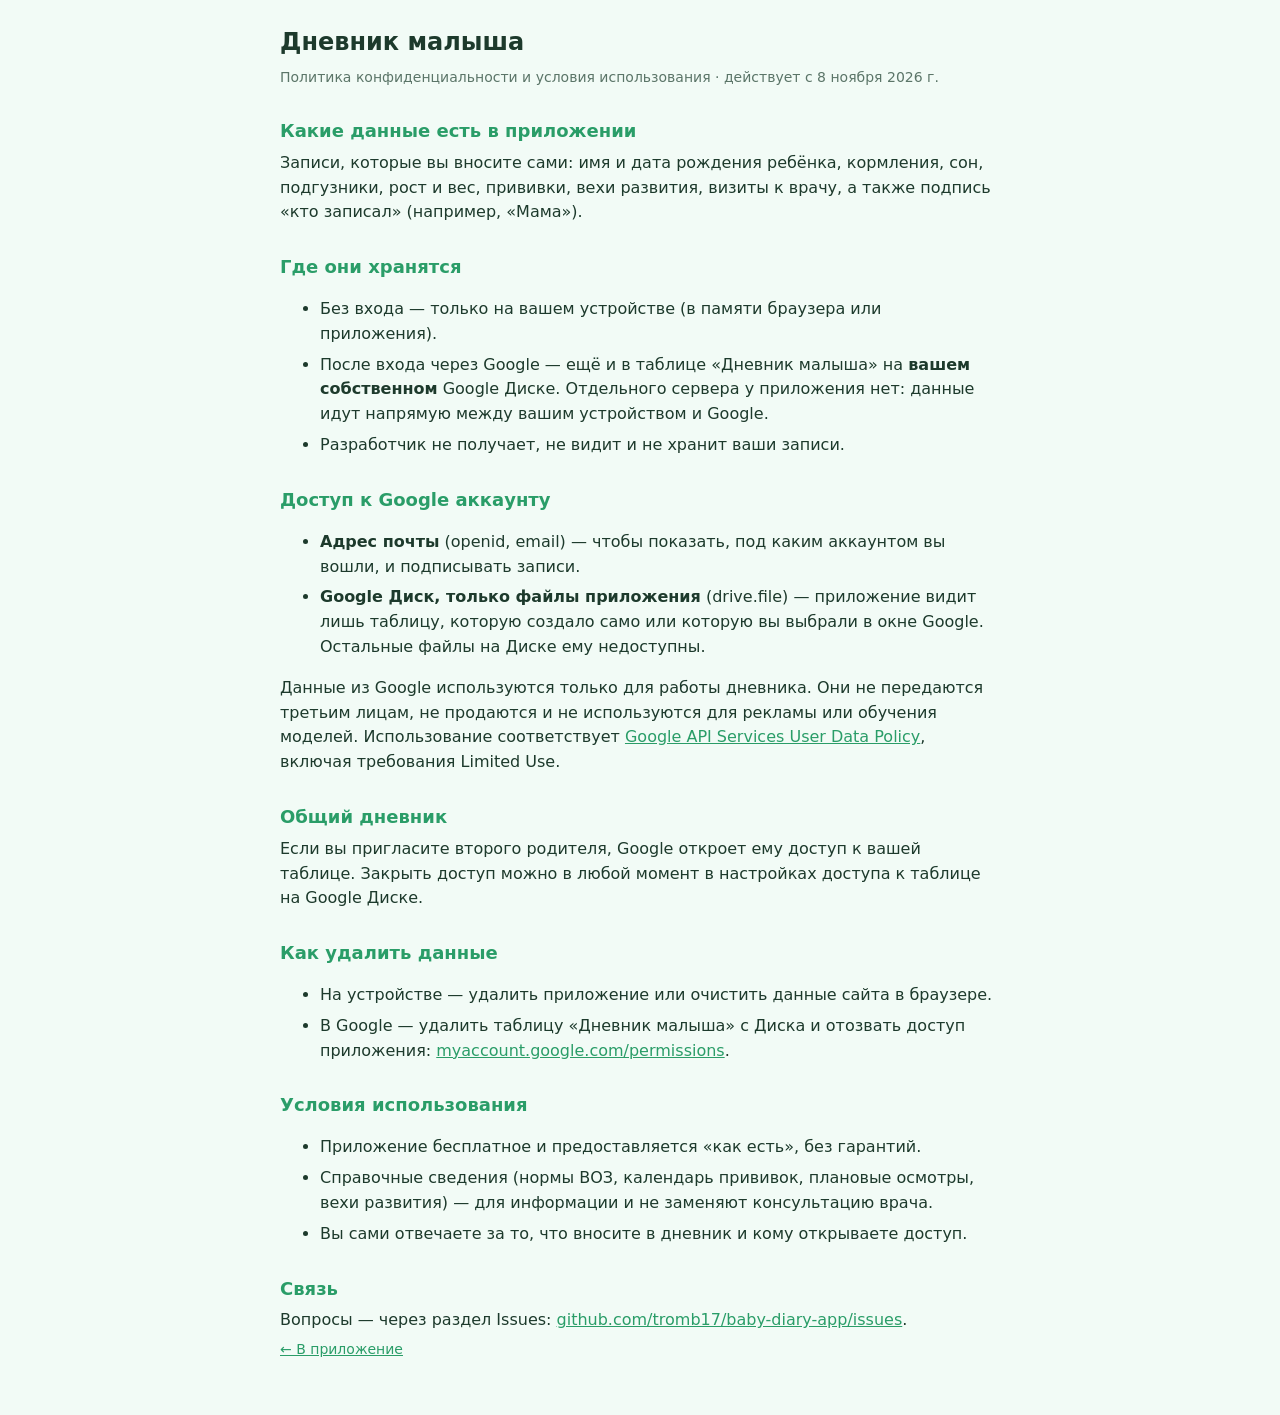
<file: privacy.html>
<!doctype html>
<html lang="ru">
<head>
<meta charset="utf-8">
<meta name="viewport" content="width=device-width,initial-scale=1">
<meta name="color-scheme" content="light dark">
<title>Дневник малыша — конфиденциальность</title>
<style>
  :root { --bg:#f2fbf6; --fg:#1d3a2c; --mut:#5b7568; --acc:#2a9d68; }
  @media (prefers-color-scheme: dark) { :root { --bg:#13201a; --fg:#e3f1e9; --mut:#9db8aa; --acc:#5fd09a; } }
  body { margin:0; background:var(--bg); color:var(--fg); font:16px/1.55 system-ui,-apple-system,"Segoe UI",Roboto,sans-serif; }
  main { max-width:720px; margin:0 auto; padding:24px 16px 48px; }
  h1 { font-size:24px; margin:0 0 4px; } h2 { font-size:18px; margin:28px 0 6px; color:var(--acc); }
  p, li { margin:6px 0; } .mut { color:var(--mut); font-size:14px; } a { color:var(--acc); }
</style>
</head>
<body><main>
<h1>Дневник малыша</h1>
<p class="mut">Политика конфиденциальности и условия использования · действует с 8 ноября 2026 г.</p>

<h2 id="privacy">Какие данные есть в приложении</h2>
<p>Записи, которые вы вносите сами: имя и дата рождения ребёнка, кормления, сон, подгузники, рост и вес, прививки, вехи развития, визиты к врачу, а также подпись «кто записал» (например, «Мама»).</p>

<h2>Где они хранятся</h2>
<ul>
  <li>Без входа — только на вашем устройстве (в памяти браузера или приложения).</li>
  <li>После входа через Google — ещё и в таблице «Дневник малыша» на <b>вашем собственном</b> Google Диске. Отдельного сервера у приложения нет: данные идут напрямую между вашим устройством и Google.</li>
  <li>Разработчик не получает, не видит и не хранит ваши записи.</li>
</ul>

<h2>Доступ к Google аккаунту</h2>
<ul>
  <li><b>Адрес почты</b> (openid, email) — чтобы показать, под каким аккаунтом вы вошли, и подписывать записи.</li>
  <li><b>Google Диск, только файлы приложения</b> (drive.file) — приложение видит лишь таблицу, которую создало само или которую вы выбрали в окне Google. Остальные файлы на Диске ему недоступны.</li>
</ul>
<p>Данные из Google используются только для работы дневника. Они не передаются третьим лицам, не продаются и не используются для рекламы или обучения моделей. Использование соответствует <a href="https://developers.google.com/terms/api-services-user-data-policy">Google API Services User Data Policy</a>, включая требования Limited Use.</p>

<h2>Общий дневник</h2>
<p>Если вы пригласите второго родителя, Google откроет ему доступ к вашей таблице. Закрыть доступ можно в любой момент в настройках доступа к таблице на Google Диске.</p>

<h2>Как удалить данные</h2>
<ul>
  <li>На устройстве — удалить приложение или очистить данные сайта в браузере.</li>
  <li>В Google — удалить таблицу «Дневник малыша» с Диска и отозвать доступ приложения: <a href="https://myaccount.google.com/permissions">myaccount.google.com/permissions</a>.</li>
</ul>

<h2 id="terms">Условия использования</h2>
<ul>
  <li>Приложение бесплатное и предоставляется «как есть», без гарантий.</li>
  <li>Справочные сведения (нормы ВОЗ, календарь прививок, плановые осмотры, вехи развития) — для информации и не заменяют консультацию врача.</li>
  <li>Вы сами отвечаете за то, что вносите в дневник и кому открываете доступ.</li>
</ul>

<h2>Связь</h2>
<p>Вопросы — через раздел Issues: <a href="https://github.com/tromb17/baby-diary-app/issues">github.com/tromb17/baby-diary-app/issues</a>.</p>

<p class="mut"><a href="./">← В приложение</a></p>
</main></body>
</html>
</file>
